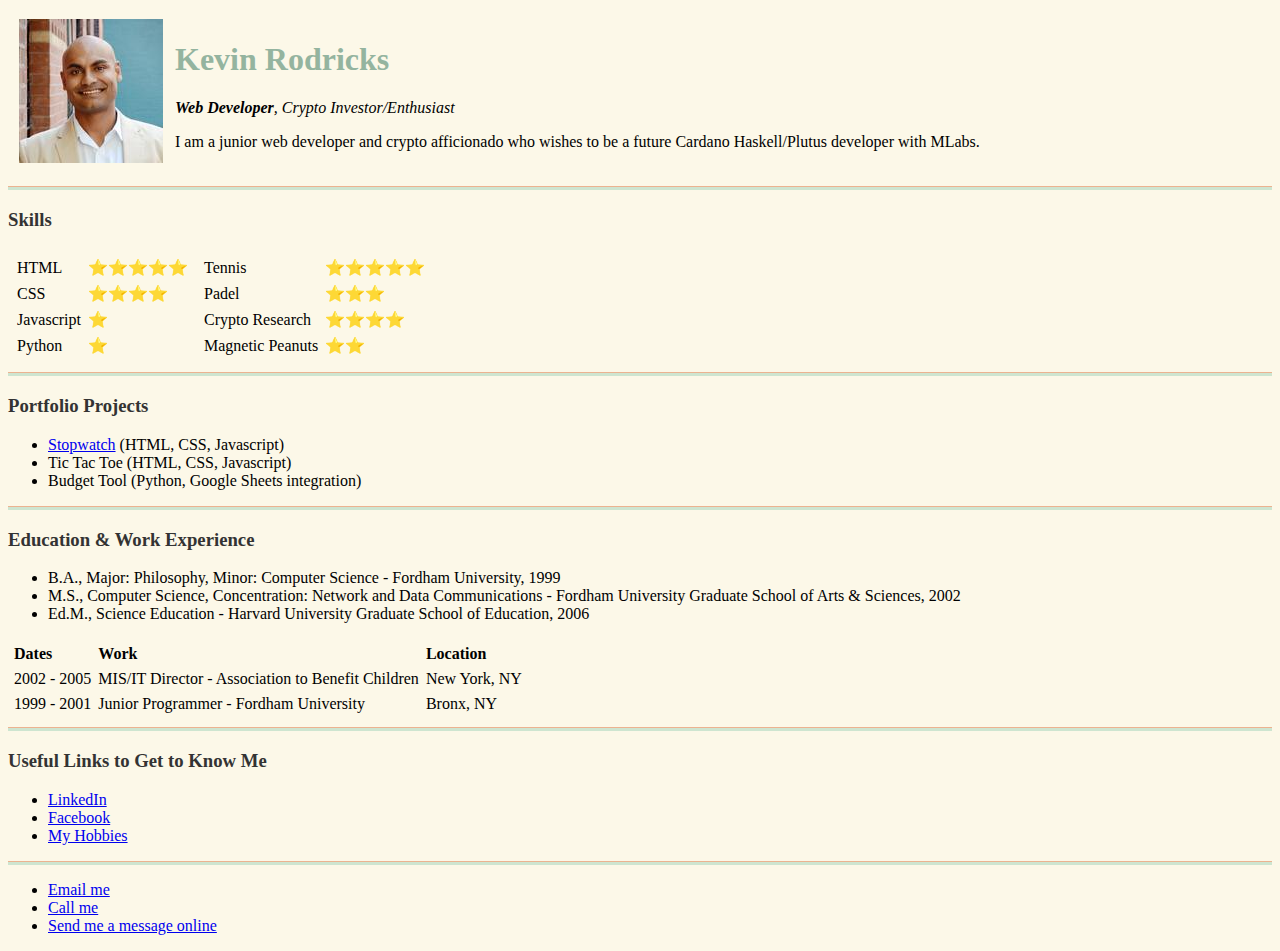
<file: index.html>
<!DOCTYPE html>
<html lang="en">
  <head>
    <meta charset="UTF-8" />
    <meta http-equiv="X-UA-Compatible" content="IE=edge" />
    <meta name="viewport" content="width=device-width, initial-scale=1.0" />
    <title>Kevin Rodricks - Web Developer</title>
    <link rel="stylesheet" href="css/styles.css">
  </head>
  <body>
    <!--Color Palette: https://colorhunt.co/palette/94b49fcee5d0fcf8e8ecb390-->
    <table cellspacing="10">
      <tr>
        <td>
          <img
            src="https://kryptokingjohn.github.io/images/kevinrodricks_w144.jpg"
            alt="kevin profile picture"
          />
        </td>
        <td>
          <h1>Kevin Rodricks</h1>
          <p>
            <em><strong>Web Developer</strong>, Crypto Investor/Enthusiast</em>
          </p>
          <p>
            I am a junior web developer and crypto afficionado who wishes to be
            a future Cardano Haskell/Plutus developer with MLabs.
          </p>
        </td>
      </tr>
    </table>
    <hr />
    <h3>Skills</h3>
    <table>
      <tr>
        <td>
          <table cellspacing="5">
            <tr>
              <td>HTML</td>
              <td>⭐⭐⭐⭐⭐</td>
            </tr>
            <tr>
              <td>CSS</td>
              <td>⭐⭐⭐⭐</td>
            </tr>
            <tr>
              <td>Javascript</td>
              <td>⭐</td>
            </tr>
            <tr>
              <td>Python</td>
              <td>⭐</td>
            </tr>
          </table>
        </td>
        <td>
          <table cellspacing="5">
            <tr>
              <td>Tennis</td>
              <td>⭐⭐⭐⭐⭐</td>
            </tr>
            <tr>
              <td>Padel</td>
              <td>⭐⭐⭐</td>
            </tr>
            <tr>
              <td>Crypto Research</td>
              <td>⭐⭐⭐⭐</td>
            </tr>
            <tr>
              <td>Magnetic Peanuts</td>
              <td>⭐⭐</td>
            </tr>
          </table>
        </td>
      </tr>
    </table>
    <hr />
    <h3>Portfolio Projects</h3> 
    <ul>
      <li><a href="https://kryptokingjohn.github.io/Stopwatch/index.html">Stopwatch</a> (HTML, CSS, Javascript)</li>
      <li>Tic Tac Toe (HTML, CSS, Javascript)</li>
      <li>Budget Tool (Python, Google Sheets integration)</li>
    </ul>
    <hr />
    <h3>Education & Work Experience</h3>
    <ul>
      <li>
        B.A., Major: Philosophy, Minor: Computer Science - Fordham University,
        1999
      </li>
      <li>
        M.S., Computer Science, Concentration: Network and Data Communications -
        Fordham University Graduate School of Arts & Sciences, 2002
      </li>
      <li>
        Ed.M., Science Education - Harvard University Graduate School of
        Education, 2006
      </li>
    </ul>
    <table cellspacing="5">
      <thead align="left">
        <th>Dates</th>
        <th>Work</th>
        <th>Location</th>
      </thead>
      <tbody>
        <tr>
          <td>2002 - 2005</td>
          <td>MIS/IT Director - Association to Benefit Children</td>
          <td>New York, NY</td>
        </tr>
        <tr>
          <td>1999 - 2001</td>
          <td>Junior Programmer - Fordham University</td>
          <td>Bronx, NY</td>
        </tr>
      </tbody>
    </table>
    <hr />
    <h3>Useful Links to Get to Know Me</h3>
    <ul>
      <li>
        <a href="https://www.linkedin.com/in/kevin-rodricks-37896951/"
          >LinkedIn</a
        >
      </li>
      <li>
        <a href="https://www.facebook.com/profile.php?id=26094&sk=about"
          >Facebook</a
        >
      </li>
      <li><a href="hobbies.html">My Hobbies</a></li>
    </ul>
    <hr />
    <ul>
      <li><a href="mailto:kevin.rodricks@gmail.com">Email me</a></li>
      <li><a href="tel:+351927390342">Call me</a></li>
      <li><a href="contactme.html">Send me a message online</a></li>
    </ul>
  </body>
</html>
</file>
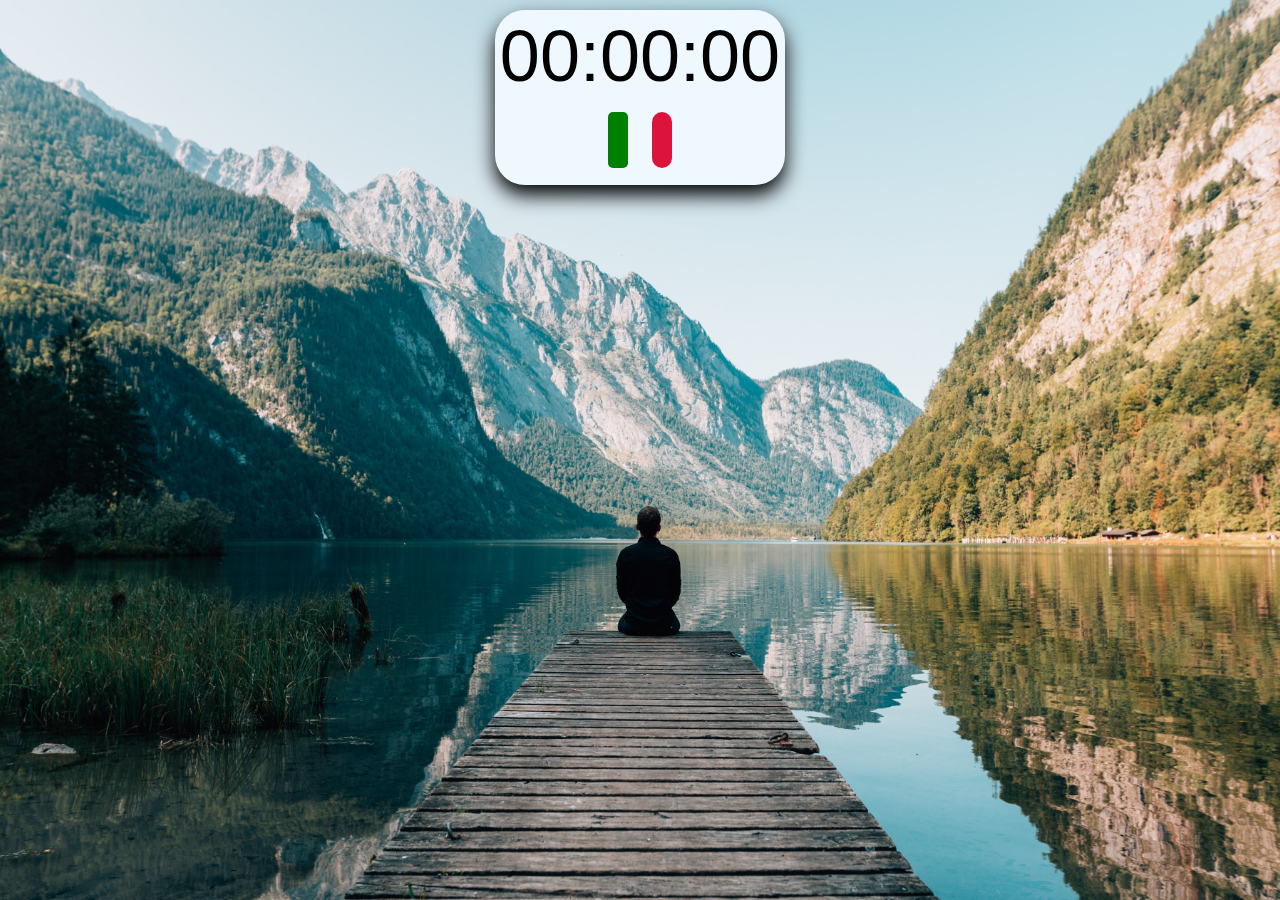
<file: Stopwatch/index.html>
<!DOCTYPE html>
<html lang="en">
<head>
    <meta charset="UTF-8">
    <meta http-equiv="X-UA-Compatible" content="IE=edge">
    <meta name="viewport" content="width=device-width, initial-scale=1.0">
    <!-- Stylesheet -->
    <link rel="stylesheet" href="https://kryptokingjohn.github.io/Stopwatch/styles.css">
    <!-- Global Font Links -->
    <link rel="preconnect" href="https://fonts.googleapis.com">
    <link rel="preconnect" href="https://fonts.gstatic.com" crossorigin>
    <link href="https://fonts.googleapis.com/css2?family=Roboto&display=swap" rel="stylesheet">
    <!-- FontAwesome Link CDNJS-->
    <link rel="stylesheet" href="https://cdnjs.cloudflare.com/ajax/libs/font-awesome/6.2.0/css/all.min.css" integrity="sha512-xh6O/CkQoPOWDdYTDqeRdPCVd1SpvCA9XXcUnZS2FmJNp1coAFzvtCN9BmamE+4aHK8yyUHUSCcJHgXloTyT2A==" crossorigin="anonymous" referrerpolicy="no-referrer" />
    <title>Stopwatch</title>
</head>
<body>

    <!-- Project 4: Stopwatch -->

    <div class="container">

        <div id="timer">
            00:00:00
        </div>

        <div class="buttons">
            <button id="startStopBtn">
                <i class="fa-solid fa-play" id="play"></i>
            </button>

            <button id="resetBtn">
                <i class="fa-solid fa-arrow-rotate-left" id="reset"></i>
            </button>
        </div>
    </div>

    <!-- SCRIPTS -->
    <script src="project4.js"></script>
    
</body>
</html>
</file>
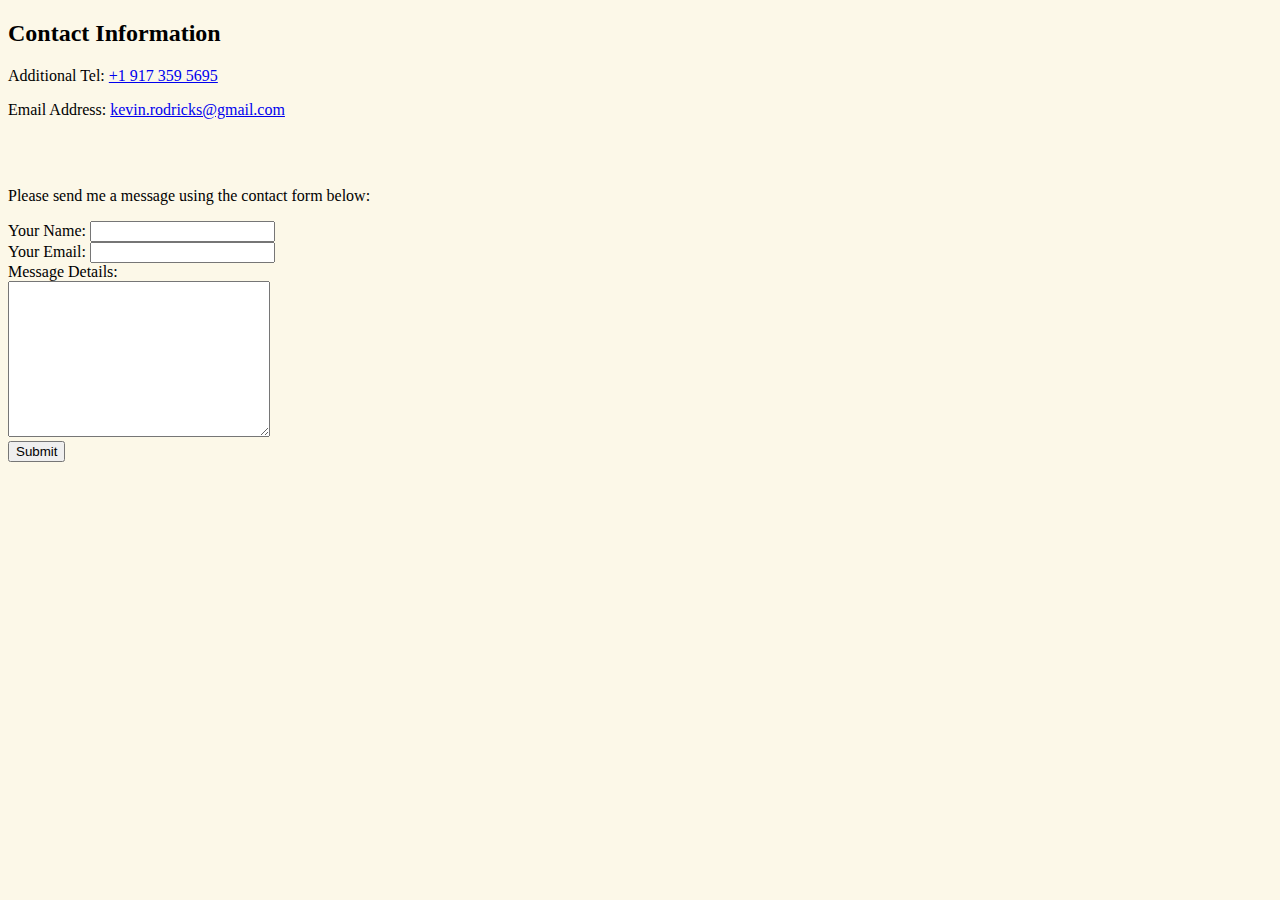
<file: contactme.html>
<!DOCTYPE html>
<html lang="en">
  <head>
    <meta charset="UTF-8" />
    <meta http-equiv="X-UA-Compatible" content="IE=edge" />
    <meta name="viewport" content="width=device-width, initial-scale=1.0" />
    <title>Contact Me</title>
    <link rel="stylesheet" href="css/styles.css">
  </head>
  <body>
    <h2>Contact Information</h2>
    <p>Additional Tel: <a href="tel:+19173595695">+1 917 359 5695</a></p>
    <p>
      Email Address:
      <a href="mailto:kevin.rodricks@gmail.com">kevin.rodricks@gmail.com</a>
    </p>
    <br>
    <br>
    <p>Please send me a message using the contact form below:</p>
      <form action="mailto:kevin.rodricks@gmail.com" method="post" enctype="text/plain"> 
        <label for="">Your Name: </label>
        <input type="text" name="yourName"/><br>
        <label for="">Your Email: </label>
        <input type="email" name="yourEmail" id=""><br>
        <label for="">Message Details: </label><br>
        <textarea name="yourMessage" id="" cols="30" rows="10"></textarea><br>
        <input type="submit" value="Submit" /></td>
      </form>
  </body>
</html>
</file>
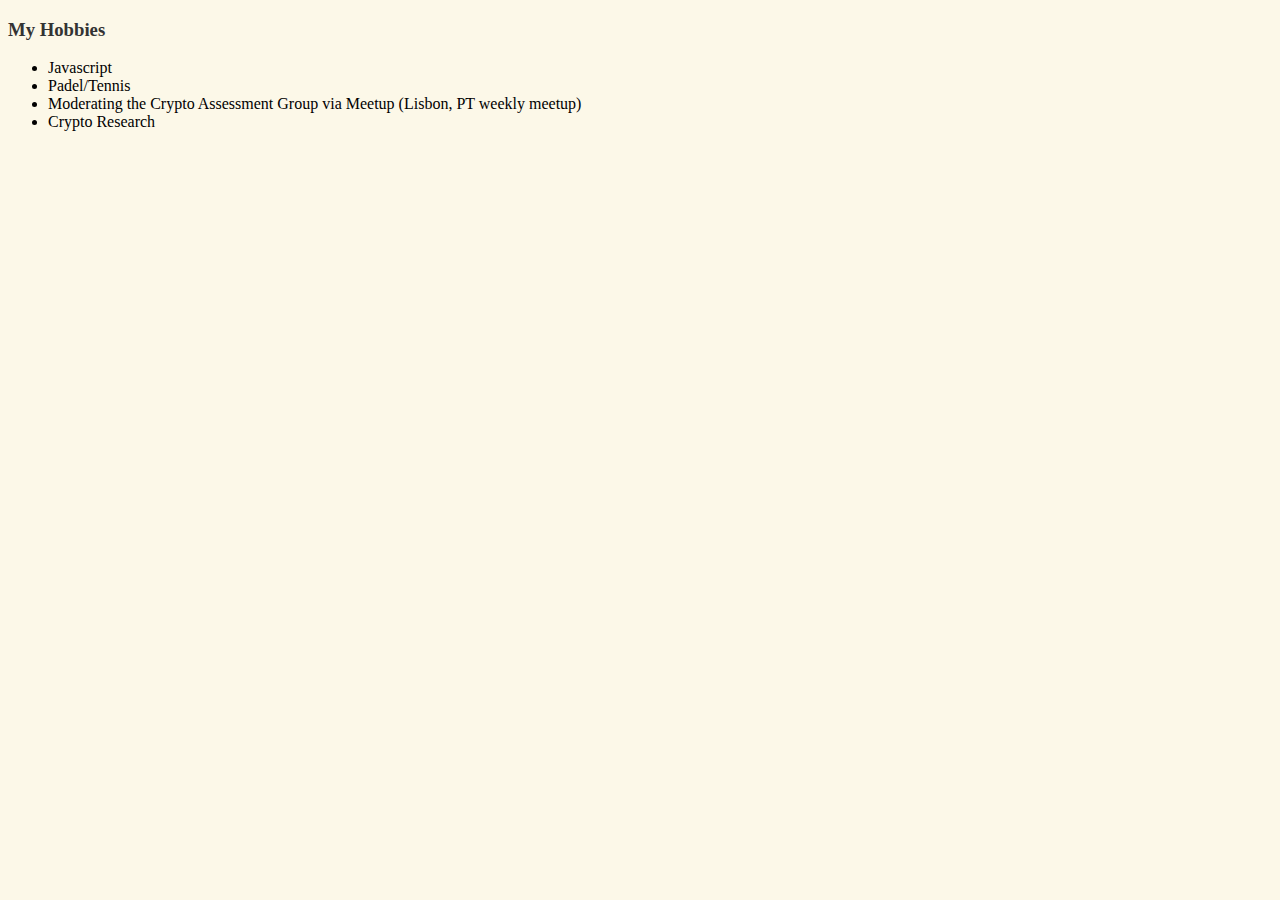
<file: hobbies.html>
<!DOCTYPE html>
<html lang="en">
  <head>
    <meta charset="UTF-8" />
    <meta http-equiv="X-UA-Compatible" content="IE=edge" />
    <meta name="viewport" content="width=device-width, initial-scale=1.0" />
    <title>My Hobbies</title>
    <link rel="stylesheet" href="css/styles.css">
  </head>
  <body>
    <h3>My Hobbies</h3>
    <ul>
      <li>Javascript</li>
      <li>Padel/Tennis</li>
      <li>
        Moderating the Crypto Assessment Group via Meetup (Lisbon, PT weekly
        meetup)
      </li>
      <li>Crypto Research</li>
    </ul>
  </body>
</html>
</file>
<file: css/styles.css>
body {
  background-color: #fcf8e8;
}
hr {
  border: none;
  border-top: 1px solid #ecb390;
  background-color: #cee5d0;
  overflow: visible;
  height: 3px;
}
h1 {
    color: #94B49F;
}
h3 {
    color: #333;
}
</file>
